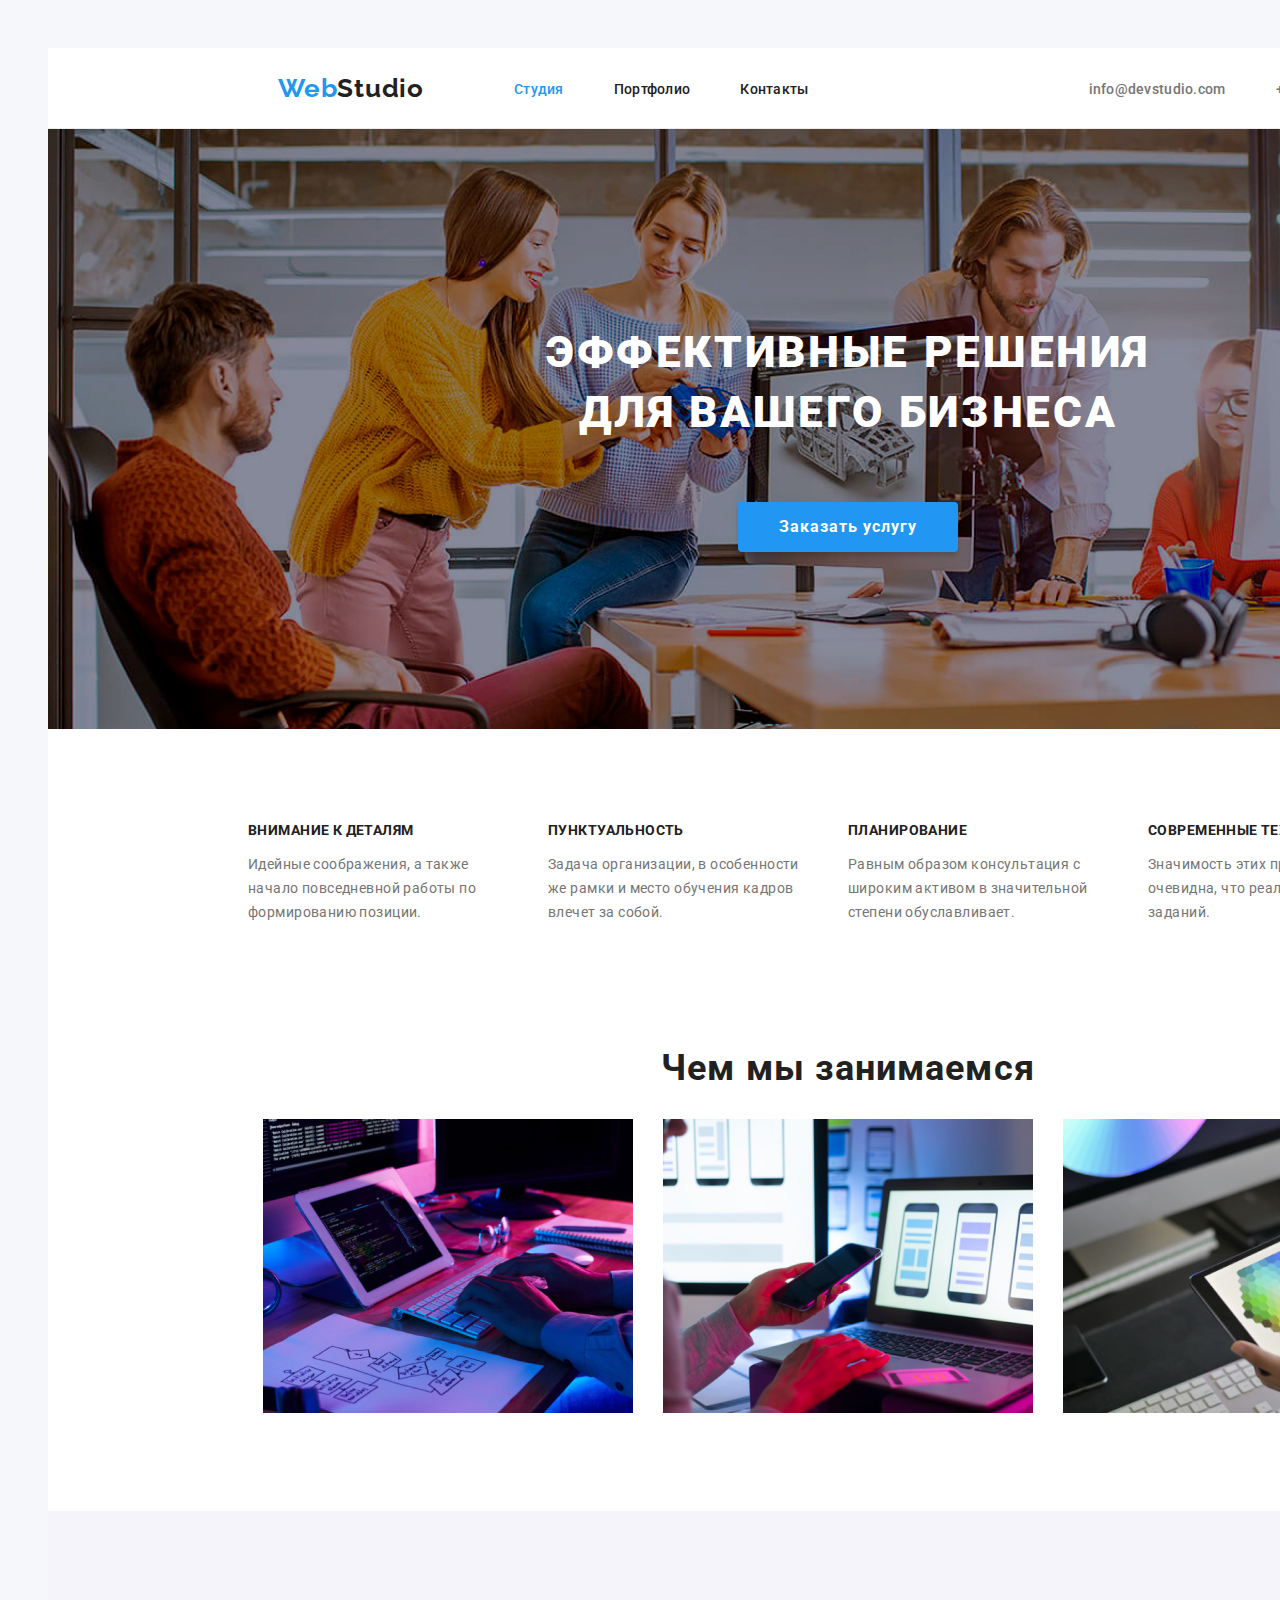
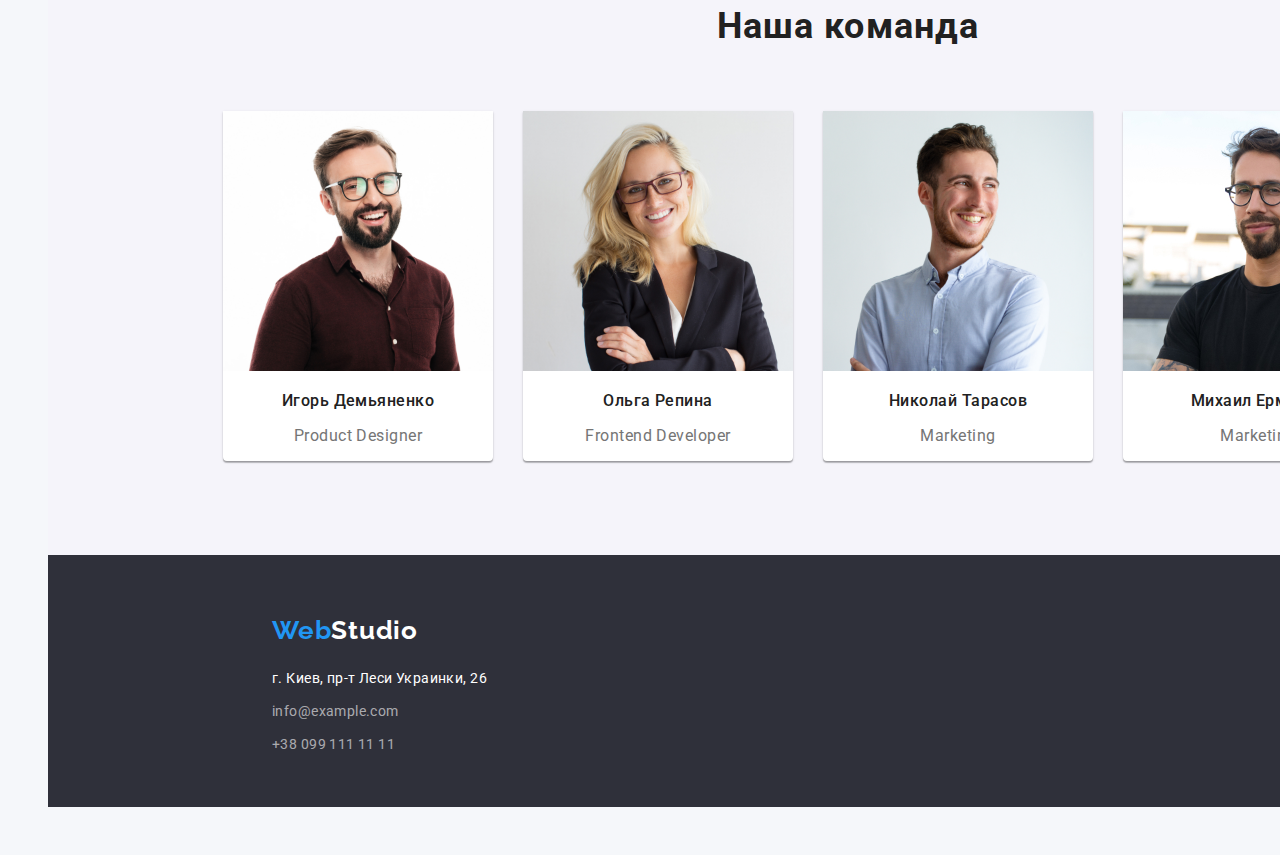
<file: index.html>
<!DOCTYPE html>
<html lang="ru">

<head>
    <meta charset="UTF-8" />
    <meta name="viewport" content="width=device-width, initial-scale=1.0" />
    <title>WebStudio</title>
    <link rel="stylesheet" href="./css/normalize.css" />
    <link rel="preconnect" href="https://fonts.gstatic.com" />
    <link href="https://fonts.googleapis.com/css2?family=Open+Sans:wght@400;600&family=Raleway:wght@100;300;400;600;700&family=Roboto:wght@400;500;700;900&display=swap" rel="stylesheet" />
    <link rel="preconnect" href="https://fonts.gstatic.com" />
    <link href="https://fonts.googleapis.com/css2?family=Open+Sans:wght@400;600&family=Raleway:wght@100;300;400;600;700&display=swap" rel="stylesheet" />
    <link rel="stylesheet" href="./css/common.css" />
    <link rel="stylesheet" href="./css/main.css" />
</head>

<body>
    <div class="wrapper">
        <header class="header">
            <!-- Навигация -->
            <nav class="site-nav">
                <a href="./index.html">
                    <span class="logo-accent">Web</span
                        ><span class="logo-header">Studio</span>
                </a>
                <ul class="nav-list">
                    <li>
                        <a href="./index.html" class="link current">Cтудия</a
                            >
                        </li>
                        <li>
                            <a href="./portfolio.html" class="link"
                                >Портфолио</a
                            >
                        </li>
                        <li>
                            <a href="#contacts" class="link">Контакты</a>
                    </li>
                </ul>
                <!-- Контакты -->
                <ul class="contacts-list">
                    <li>
                        <a href="mailto:info@devstudio.com" class="link">info@devstudio.com</a
                            >
                        </li>
                        <li>
                            <a href="tel:+380961111111" class="link"
                                >+38 096 111 11 11</a
                            >
                        </li>
                    </ul>
                </nav>
            </header>

            <main>
                <!-- Герой -->
                <section class="hero">
                    <h1 class="hero-title">
                        Эффективные решения для вашего бизнеса
                    </h1>
                    <a href="#" class="order-btn">Заказать услугу</a>
                        <!-- <div class="color-overlay"></div> -->
                        </section>
                        <!-- Особенности -->
                        <section class="section features">
                            <h2 class="section-title hidden-title">Особенности</h2>
                            <ul class="features">
                                <li>
                                    <h3 class="list-title">Внимание к деталям</h3>
                                    <p>
                                        Идейные соображения, а также начало повседневной работы по формированию позиции.
                                    </p>
                                </li>
                                <li>
                                    <h3 class="list-title">Пунктуальность</h3>
                                    <p>
                                        Задача организации, в особенности же рамки и место обучения кадров влечет за собой.
                                    </p>
                                </li>
                                <li>
                                    <h3 class="list-title">Планирование</h3>
                                    <p>
                                        Равным образом консультация с широким активом в значительной степени обуславливает.
                                    </p>
                                </li>
                                <li>
                                    <h3 class="list-title">Современные технологии</h3>
                                    <p>
                                        Значимость этих проблем настолько очевидна, что реализация плановых заданий.
                                    </p>
                                </li>
                            </ul>
                        </section>

                        <!-- Чем мы занимаемся -->
                        <div class="about-container">
                            <section class="section">
                                <h2 class="section-title">Чем мы занимаемся</h2>
                                <ul class="about">
                                    <li>
                                        <img src="./img/box 1.jpg" alt="img1" width="370" />
                                    </li>
                                    <li>
                                        <img src="./img/box 2.jpg" alt="img2" width="370" />
                                    </li>
                                    <li>
                                        <img src="./img/box 3.jpg" alt="img3" width="370" />
                                    </li>
                                </ul>
                            </section>
                        </div>
                        <!-- Наша команда -->
                        <section class="section team">
                            <h2 class="section-title">Наша команда</h2>
                            <ul class="team-list">
                                <li>
                                    <img src="./img/img1.jpg" alt="Портрет Игоря Демьяненко" width="270" />
                                    <h3 class="list-title">Игорь Демьяненко</h3>
                                    <p>Product Designer</p>
                                </li>
                                <li>
                                    <img src="./img/img2.jpg" alt="Портрет Ольги Репиной" width="270" />
                                    <h3 class="list-title">Ольга Репина</h3>
                                    <p>Frontend Developer</p>
                                </li>
                                <li>
                                    <img src="./img/img3.jpg" alt="Портрет Николая Тарасова" width="270" />
                                    <h3 class="list-title">Николай Тарасов</h3>
                                    <p>Marketing</p>
                                </li>
                                <li>
                                    <img src="./img/img4.jpg" alt="Портрет Михаила Ермакова" width="270" />
                                    <h3 class="list-title">Михаил Ермаков</h3>
                                    <p>Marketing</p>
                                </li>
                            </ul>
                        </section>
                        </main>

                        <footer class="footer">
                            <a href="./index.html" class="all-logo-footer">
                                <span class="logo-accent">Web</span
                    ><span class="logo-footer">Studio</span>
                            </a>
                            <address class="adress">
                    <a
                        href="https://goo.gl/maps/UhhwCVumLmPJmTvy5"
                        class="link address"
                    >
                        г. Киев, пр-т Леси Украинки, 26</a
                    >

                    <p>
                        <a href="mailto:info@example.com">info@example.com</a>
                    </p>
                    <p><a href="tel:+380991111111">+38 099 111 11 11</a></p>
                </address>
                        </footer>
    </div>
</body>

</html>
</file>
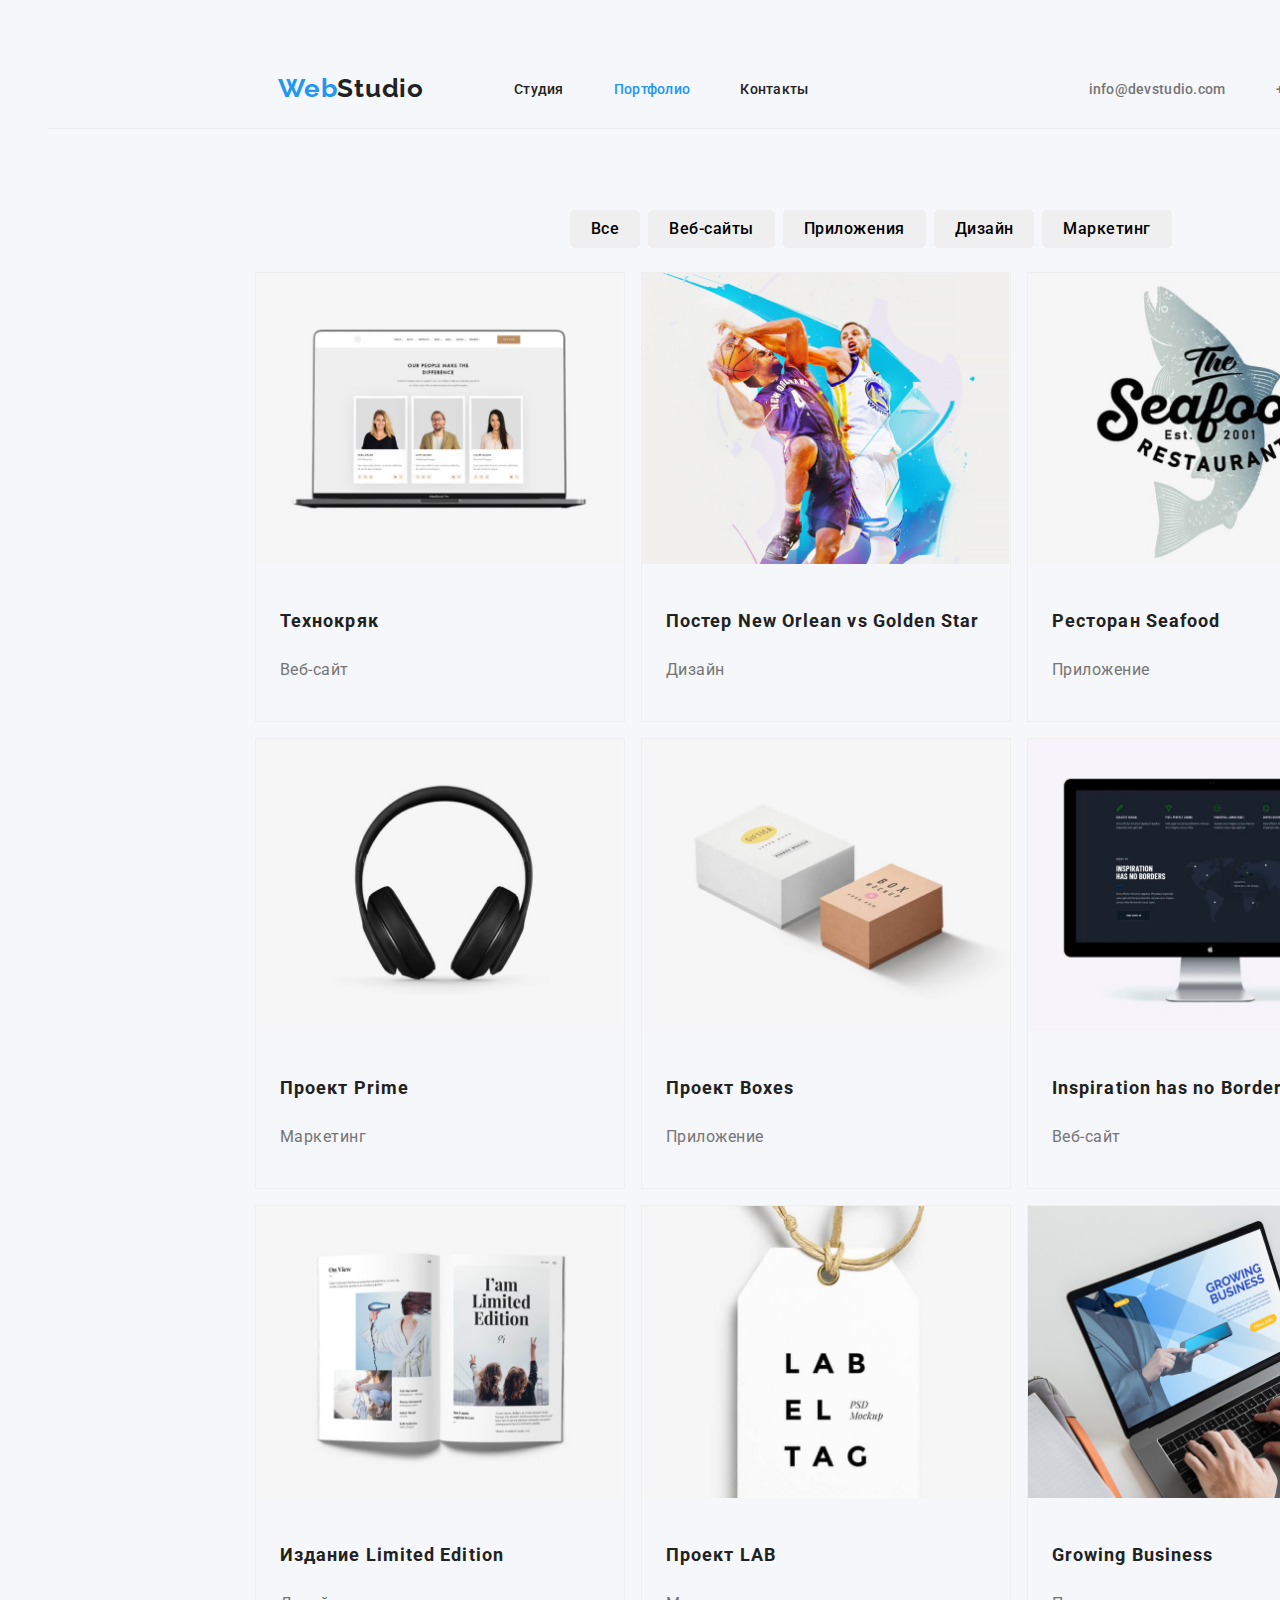
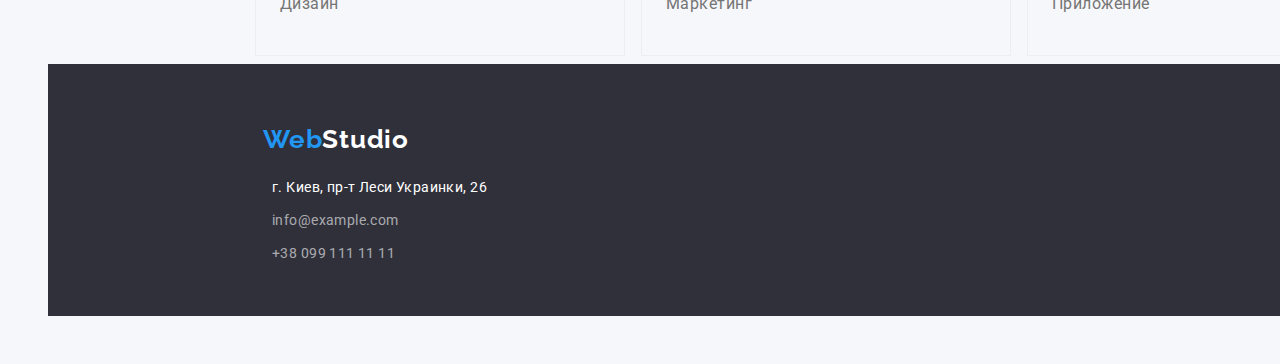
<file: portfolio.html>
<!DOCTYPE html>
<html lang="ru">

<head>
    <meta charset="UTF-8" />
    <meta name="viewport" content="width=device-width, initial-scale=1.0" />
    <title>Portfolio</title>
    <link rel="stylesheet" href="./css/normalize.css" />
    <link rel="preconnect" href="https://fonts.gstatic.com" />
    <link href="https://fonts.googleapis.com/css2?family=Open+Sans:wght@400;600&family=Raleway:wght@100;300;400;600;700&family=Roboto:wght@400;500;700;900&display=swap" rel="stylesheet" />
    <link rel="preconnect" href="https://fonts.gstatic.com" />
    <link href="https://fonts.googleapis.com/css2?family=Open+Sans:wght@400;600&family=Raleway:wght@100;300;400;600;700&display=swap" rel="stylesheet" />
    <link rel="stylesheet" href="./css/common.css" />
    <link rel="stylesheet" href="./css/portfolio.css" />
</head>

<body>
    <header class="header">
        <!-- Навигация -->
        <nav class="site-nav">
            <a href="./index.html">
                <span class="logo-accent">Web</span
                    ><span class="logo-header">Studio</span>
            </a>
            <ul class="nav-list">
                <li>
                    <a href="./index.html" class="link">Cтудия</a>
                </li>
                <li>
                    <a href="./portfolio.html" class="link current">Портфолио</a
                        >
                    </li>
                    <li>
                        <a href="#contacts" class="link">Контакты</a>
                </li>
            </ul>
            <!-- Контакты -->
            <ul class="contacts-list">
                <li>
                    <a href="mailto:info@devstudio.com" class="link">info@devstudio.com</a
                        >
                    </li>
                    <li>
                        <a href="tel:+380961111111" class="link"
                            >+38 096 111 11 11</a
                        >
                    </li>
                </ul>
            </nav>
        </header>

        <main>
            <section class="section portfolio">
                <h1 class="title hidden-title">Портфолио</h1>
                <ul class="btn-list">
                    <li><button type="button">Все</button></li>
                    <li><button type="button">Веб-сайты</button></li>
                    <li><button type="button">Приложения</button></li>
                    <li><button type="button">Дизайн</button></li>
                    <li><button type="button">Маркетинг</button></li>
                </ul>

                <ul class="portfolio-list">
                    <li>
                        <img
                            src="./img/portfolio-img/portf-1.jpg"
                            alt="Mac Book"
                            width="367"
                        />
                        <div class="text">
                            <h2 class="list-title">Технокряк</h2>
                            <p>Веб-сайт</p>
                        </div>
                    </li>
                    <li>
                        <img
                            src="./img/portfolio-img/portf-2.jpg"
                            alt="Два баскетболиста"
                            width="367"
                        />
                        <div class="text">
                            <h2 class="list-title">
                                Постер New Orlean vs Golden Star
                            </h2>
                            <p>Дизайн</p>
                        </div>
                    </li>
                    <li>
                        <img
                            src="./img/portfolio-img/portf-3.jpg"
                            alt="логотип Seafood"
                            width="367"
                        />
                        <div class="text">
                            <h2 class="list-title">Ресторан Seafood</h2>
                            <p>Приложение</p>
                        </div>
                    </li>
                    <li>
                        <img
                            src="./img/portfolio-img/portf-4.jpg"
                            alt="Наушники"
                            width="367"
                        />
                        <div class="text">
                            <h2 class="list-title">Проект Prime</h2>
                            <p>Маркетинг</p>
                        </div>
                    </li>
                    <li>
                        <img
                            src="./img/portfolio-img/portf-5.jpg"
                            alt="Две коробки"
                            width="367"
                        />
                        <div class="text">
                            <h2 class="list-title">Проект Boxes</h2>
                            <p>Приложение</p>
                        </div>
                    </li>
                    <li>
                        <img
                            src="./img/portfolio-img/portf-6.jpg"
                            alt="iMac"
                            width="367"
                        />
                        <div class="text">
                            <h2 class="list-title">
                                Inspiration has no Borders
                            </h2>
                            <p>Веб-сайт</p>
                        </div>
                    </li>
                    <li>
                        <img
                            src="./img/portfolio-img/portf-7.jpg"
                            alt="Книга"
                            width="367"
                        />
                        <div class="text">
                            <h2 class="list-title">Издание Limited Edition</h2>
                            <p>Дизайн</p>
                        </div>
                    </li>
                    <li>
                        <img
                            src="./img/portfolio-img/portf-8.jpg"
                            alt="Бирка"
                            width="367"
                        />
                        <div class="text">
                            <h2 class="list-title">Проект LAB</h2>
                            <p>Маркетинг</p>
                        </div>
                    </li>
                    <li>
                        <img
                            src="./img/portfolio-img/portf-9.jpg"
                            alt="Работа на MacBook"
                            width="367"
                        />
                        <div class="text">
                            <h2 class="list-title">Growing Business</h2>
                            <p>Приложение</p>
                        </div>
                    </li>
                </ul>
            </section>
        </main>

        <footer class="footer">
            <a href="./index.html">
                <span class="logo-accent">Web</span
                ><span class="logo-footer">Studio</span>
            </a>
                    <div class="contacts">
                        <address class="adress">
                    <a
                        href="https://goo.gl/maps/UhhwCVumLmPJmTvy5"
                        class="link address"
                    >
                        г. Киев, пр-т Леси Украинки, 26</a
                    >
                    <p>
                        <a href="mailto:info@example.com">info@example.com</a>
                    </p>
                    <p><a href="tel:+380991111111">+38 099 111 11 11</a></p>
                </address>
                    </div>
                    </footer>
</body>

</html>
</file>
<file: css/common.css>
:root {
    --primary-text-color: #757575;
    --color-lightgrey: rgba(255, 255, 255, 0.6);
    --title-text-color: #212121;
    --accent-color: #2196f3;
    --primary-white: #ffffff;
    --primary-background: #2f303a;
    --primary-background-opacity40: rgba(47, 48, 58, 0.4);
    --secondary-background: #f5f4fa;
}

body {
    font-family: 'Roboto', sans-serif;
    background: #f5f7fa;
    padding: 40px;
    width: fit-content;
}

li {
    list-style: none;
}

a {
    text-decoration: none;
}

address {
    font-style: normal;
}

.footer {
    background-color: var(--primary-background);
}

.wrapper {
    width: 1600px;
    background-color: var(--primary-white);
    box-sizing: border-box;
}


/* Header */

.header {
    width: 1600px;
    border-bottom: 1px solid #ececec;
}


/* Site Navigation */

.site-nav {
    display: flex;
    width: 1170px;
    height: 80px;
    padding-left: 15px;
    padding-right: 15px;
    margin-left: 215px;
    margin-right: 215px;
    align-items: center;
}


/* logo */

.logo-accent {
    color: #2196f3;
}

.logo-header {
    color: #212121;
}

.logo-footer {
    color: var(--primary-white);
}

.logo-accent,
.logo-footer,
.logo-header {
    font-family: 'Raleway', sans-serif;
    font-weight: 700;
    font-style: normal;
    font-size: 26px;
    line-height: 1.192;
    letter-spacing: 0.03em;
}


/* Navigation list */

.nav-list {
    display: flex;
}

.nav-list .link.current {
    color: var(--accent-color);
}

.nav-list .link {
    display: inline-block;
    color: var(--title-text-color);
    font-weight: 500;
    font-size: 14px;
    line-height: 1.142;
    letter-spacing: 0.02em;
    margin-left: 50px;
}

.nav-list .link:hover,
.nav-list .link:focus {
    color: var(--accent-color);
}


/* contacts */

.contacts-list {
    display: flex;
    padding: 15px;
    /* margin: auto;*/
    margin-left: 215px;
}

.contacts-list .link {
    color: var(--primary-text-color);
    font-weight: 500;
    font-size: 14px;
    line-height: 1.142;
    letter-spacing: 0.02em;
    margin-left: 50px;
}


/* .contacts-list .link:not(:first-child) {
    
} */

.contacts-list .link:hover,
.contacts-list .link:focus {
    color: var(--accent-color);
}

.section {
    color: var(--primary-text-color);
}

.section-title,
.title,
.list-title {
    color: var(--title-text-color);
}

.list-title {
    font-size: 18px;
    line-height: 36px;
    letter-spacing: 0.06em;
}


/* Footer */

.footer {
    /* width: 1348px; */
    min-height: 192px;
    padding-top: 60px;
    padding-left: 215px;
}

.footer a {
    color: var(--color-lightgrey);
}

.footer .address {
    color: var(--primary-white);
}

.all-logo-footer {
    padding: 9px;
}

.adress a {
    font-family: 'Roboto';
    font-style: normal;
    font-weight: 400;
    font-size: 14px;
    line-height: 24px;
    letter-spacing: 0.03em;
}

.adress {
    margin-top: 20px;
}

.adress p {
    margin: 9px 0px 9px 0px;
}

.adress a {
    padding: 9px;
    /* margin: 9px; */
}
</file>
<file: css/main.css>
/* Hero */

.hero {
    display: flex;
    flex-direction: column;
    align-items: center;
    width: 100%;
    height: 600px;
    background-image: url(../img/hero.jpg);
    overflow: visible;
    background-color: var(--primary-background-opacity40);
}


/* .color-overlay {
    width: 1600px;
    height: 600px;
    background: #000000;
    opacity: 0.7;
    position: absolute;
} */

.hero-title {
    width: 696px;
    padding-top: 164px;
    color: var(--primary-white);
    font-weight: 900;
    font-style: normal;
    font-size: 44px;
    line-height: 60px;
    text-align: center;
    letter-spacing: 0.06em;
    text-transform: uppercase;
}

.order-btn {
    width: 200px;
    background-color: var(--accent-color);
    color: var(--primary-white);
    font-style: normal;
    font-weight: bold;
    font-size: 16px;
    line-height: 30px;
    letter-spacing: 0.06em;
    align-items: center;
    text-align: center;
    padding: 10px;
    box-shadow: 0px 4px 4px rgba(0, 0, 0, 0.15);
    border-radius: 4px;
    margin-top: 30px;
}


/* Section */

.section-title {
    font-family: 'Roboto';
    font-style: normal;
    font-weight: bold;
    font-size: 36px;
    line-height: 42px;
    letter-spacing: 0.03em;
    text-align: center;
}

.section p {
    font-family: 'Roboto';
    font-style: normal;
    font-weight: normal;
    font-size: 16px;
    line-height: 19px;
    letter-spacing: 0.03em;
}


/* Features Section */

.section.features {
    margin: auto;
}

.section-title.hidden-title {
    position: absolute;
    width: 1px;
    height: 1px;
    margin: -1px;
    border: 0;
    padding: 0;
    white-space: nowrap;
    clip-path: inset(100%);
    clip: rect(0 0 0 0);
    overflow: hidden;
}

.features {
    display: flex;
    flex-direction: row;
    margin-left: 145px;
}

.features>li {
    padding: 15px;
    width: 270px;
    margin-top: 48px;
    margin-bottom: 48px;
}

.features .list-title {
    font-family: 'Roboto';
    font-style: normal;
    font-weight: bold;
    font-size: 14px;
    line-height: 16px;
    letter-spacing: 0.03em;
    text-transform: uppercase;
}

.features p {
    font-family: 'Roboto';
    font-style: normal;
    font-weight: 400;
    font-size: 14px;
    line-height: 24px;
    letter-spacing: 0.03em;
}


/* About Section */

.about {
    display: flex;
    flex-direction: row;
    margin-left: 145px;
}

.about .section-title {
    text-align: center;
}

.about li {
    padding-left: 30px;
}

.about-container {}


/* Team Section */

.section.team {
    background-color: var(--secondary-background);
    margin-top: 94px;
}

.team .section-title {
    padding-top: 94px;
    padding-bottom: 4px;
}

.team-list {
    display: flex;
    flex-direction: row;
    margin-block-end: 0em;
    padding-bottom: 94px;
    padding-left: 145px;
}

.team-list li {
    margin-top: 30px;
    margin-left: 30px;
    background-color: var(--primary-white);
    text-align: center;
    border-radius: 10px;
    box-shadow: 0px 1px 3px rgba(0, 0, 0, 0.12), 0px 1px 1px rgba(0, 0, 0, 0.14), 0px 2px 1px rgba(0, 0, 0, 0.2);
    border-radius: 0px 0px 4px 4px;
}

.team-list .list-title {
    /* padding-top: 44px; */
    font-family: 'Roboto';
    font-style: normal;
    font-weight: 500;
    font-size: 16px;
    line-height: 19px;
    letter-spacing: 0.03em;
}
</file>
<file: css/portfolio.css>
.title.hidden-title {
    visibility: hidden;
}


/* Button list */

.btn-list {
    display: flex;
    align-items: center;
    width: 611px;
    padding-left: 315px;
}

.btn-list li {
    background-color: var(--primary-white);
    margin-left: 8px;
    max-width: 611px;
}

.btn-list button {
    border: transparent;
    border-radius: 4px;
    font-family: 'Roboto', sans-serif;
    font-weight: 500;
    font-size: 16px;
    line-height: 26px;
    text-align: center;
    letter-spacing: 0.03em;
    padding: 6px 21px;
}

.btn-list button:focus,
.btn-list button:hover {
    color: var(--primary-white);
    background-color: var(--accent-color);
    box-shadow: 0px 3px 1px rgba(0, 0, 0, 0.1), 0px 1px 2px rgba(0, 0, 0, 0.08), 0px 2px 2px rgba(0, 0, 0, 0.12);
}


/* Portfolio Section */

.section.portfolio {
    width: 1170px;
    padding-left: 199px;
    /* display: flex;
		flex-direction: row; */
}

.portfolio-list {
    display: flex;
    flex-wrap: wrap;
    padding: 0;
    margin: 0;
}

.portfolio-list li {
    box-sizing: border-box;
    width: 370px;
    border: 1px solid #eeeeee;
    text-align: left;
    margin: 8px;
}

.portfolio-list p {
    font-size: 16px;
    font-weight: normal;
    line-height: 30px;
    letter-spacing: 0.03em;
}

.portfolio-list .text {
    padding: 20px 24px;
}


/* .section {} */
</file>
